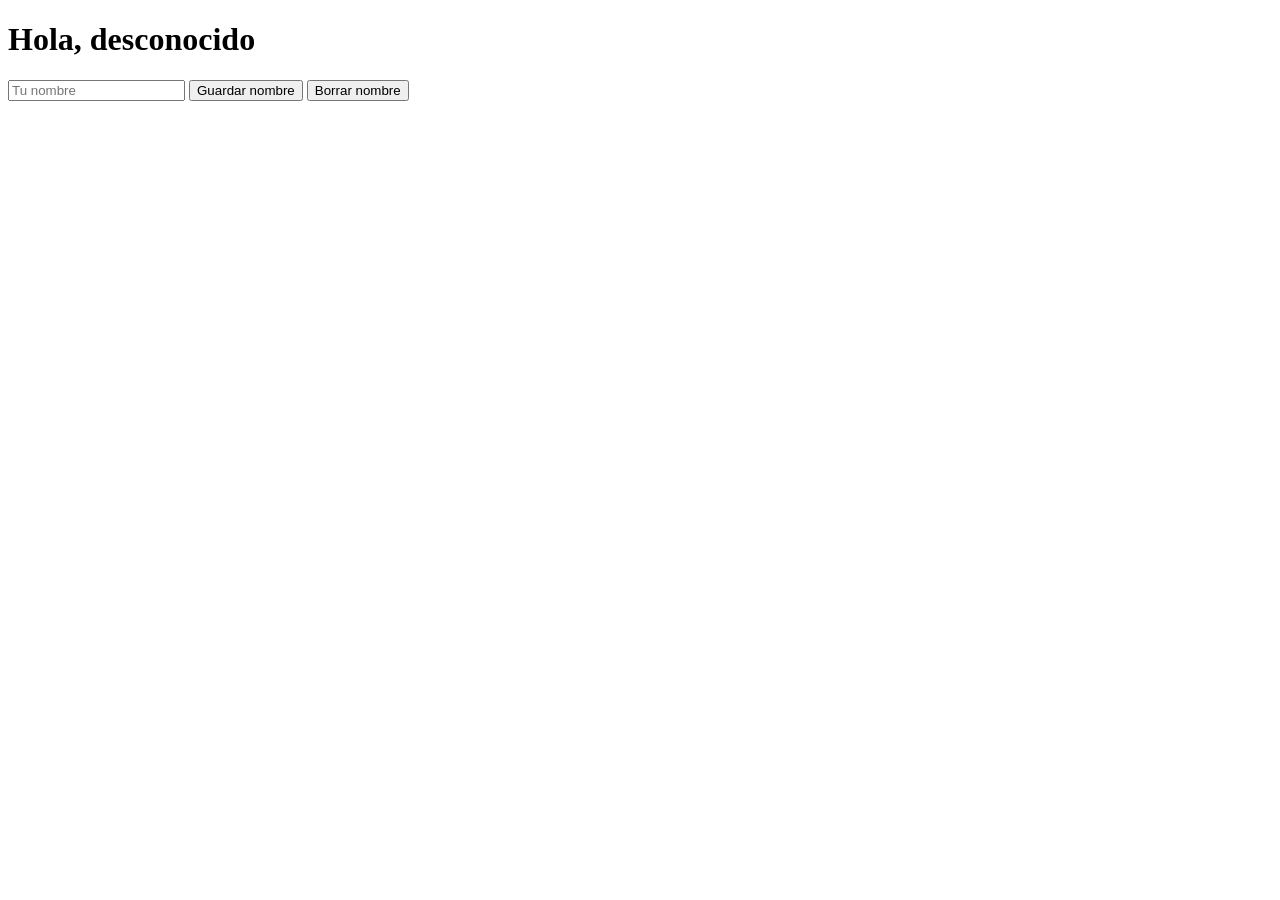
<file: index.html>
<!DOCTYPE html>
<html lang="en">
<head>
    <meta charset="UTF-8">
    <meta name="viewport" content="width=device-width, initial-scale=1.0">
    <title>Document</title>
</head>
<body>
    <h1 id="saludo">Hola, desconocido</h1>

    <input type="text" id="entrada" placeholder="Tu nombre">
    <button id="guardar">Guardar nombre</button>
    <button id="borrar">Borrar nombre</button>

    <script src="script.js"></script>
</body>
</html>
</file>
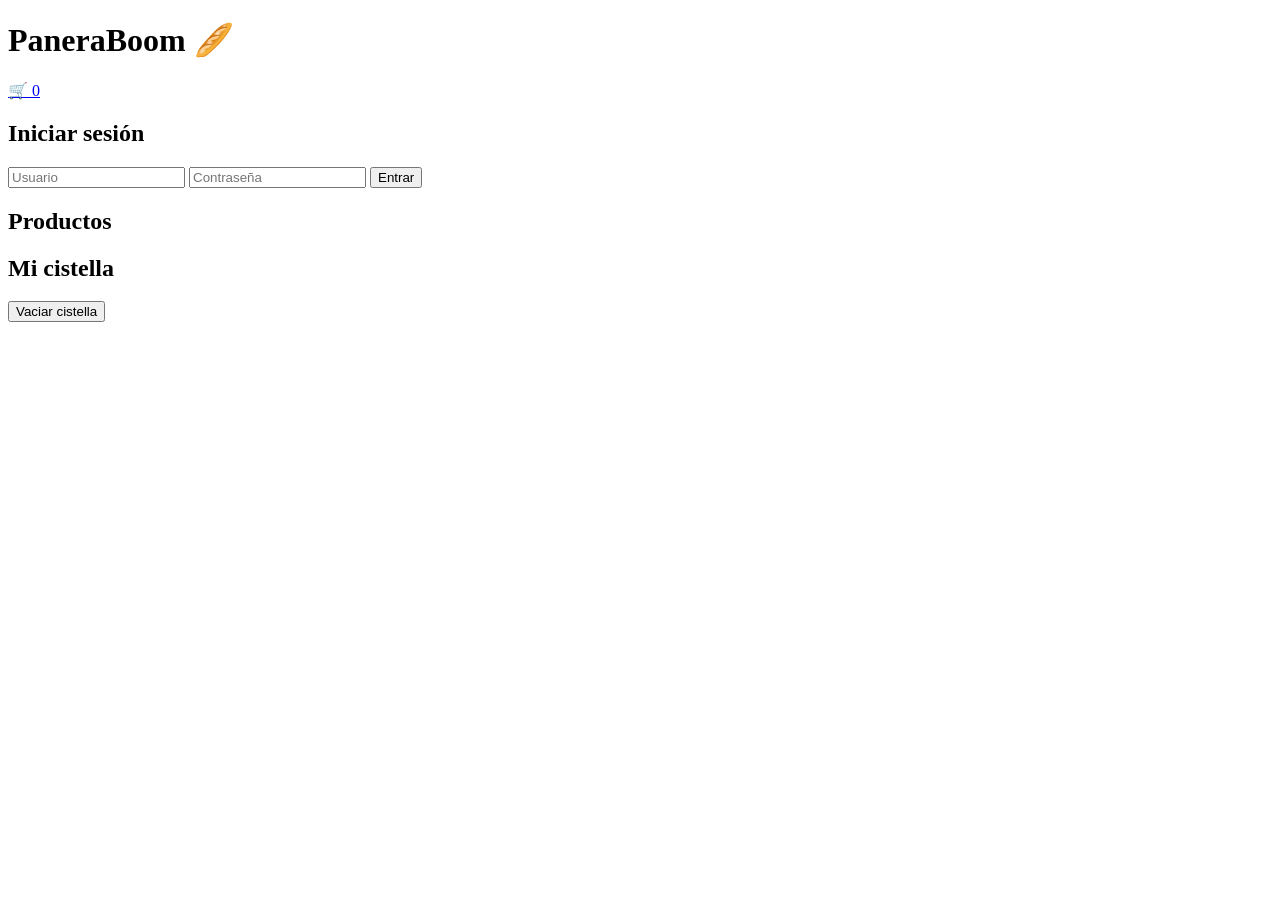
<file: examenMasSimple/index.html>
<!DOCTYPE html>
<html lang="es">
<head>
    <meta charset="UTF-8">
    <title>PaneraBoom</title>
</head>
<body>

    <header>
        <h1>PaneraBoom 🥖</h1>
        <div id="zona-usuario"></div>
        <a href="#carrito">🛒 <span id="contador">0</span></a>
    </header>

    <main>
        <!-- Sección de login -->
        <section id="seccion-login">
            <h2>Iniciar sesión</h2>
            <form id="form-login">
                <input type="text" id="usuario" placeholder="Usuario">
                <input type="password" id="password" placeholder="Contraseña">
                <button type="submit">Entrar</button>
                <p id="error"></p>
            </form>
        </section>

        <!-- Aquí se pintan los productos -->
        <section>
            <h2>Productos</h2>
            <div id="lista-productos"></div>
        </section>

        <!-- Aquí se pinta el carrito -->
        <section id="carrito">
            <h2>Mi cistella</h2>
            <div id="lista-carrito"></div>
            <button id="btn-vaciar">Vaciar cistella</button>
        </section>
    </main>

    <script src="tienda.js"></script>
</body>
</html>
</file>
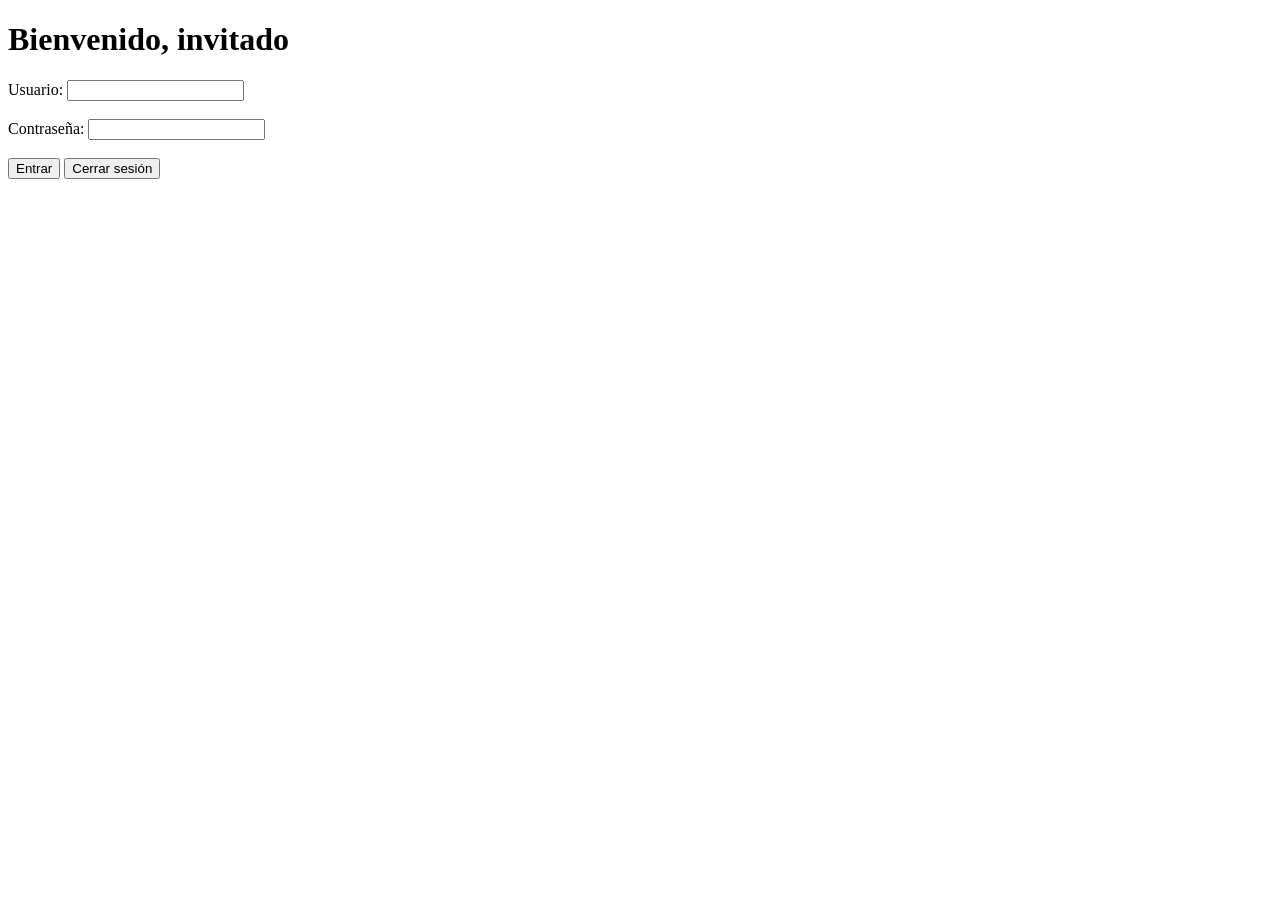
<file: LoginConValidacion/index.html>
<!DOCTYPE html>
<html lang="en">

<head>
    <meta charset="UTF-8">
    <meta name="viewport" content="width=device-width, initial-scale=1.0">
    <title>Login</title>
</head>

<body>
    <h1 id="saludo">Bienvenido, invitado</h1>

    <form id="formulario">
        <label>
            Usuario:
            <input type="text" id="usuario">
        </label>
        <br><br>
        <label>
            Contraseña:
            <input type="password" id="password">
        </label>
        <br><br>
        <button type="submit">Entrar</button>
        <button type="button" id="salir">Cerrar sesión</button>
    </form>

    <p id="error" style="color: red;"></p>

    <script src="script.js"></script>
</body>

</html>
</file>
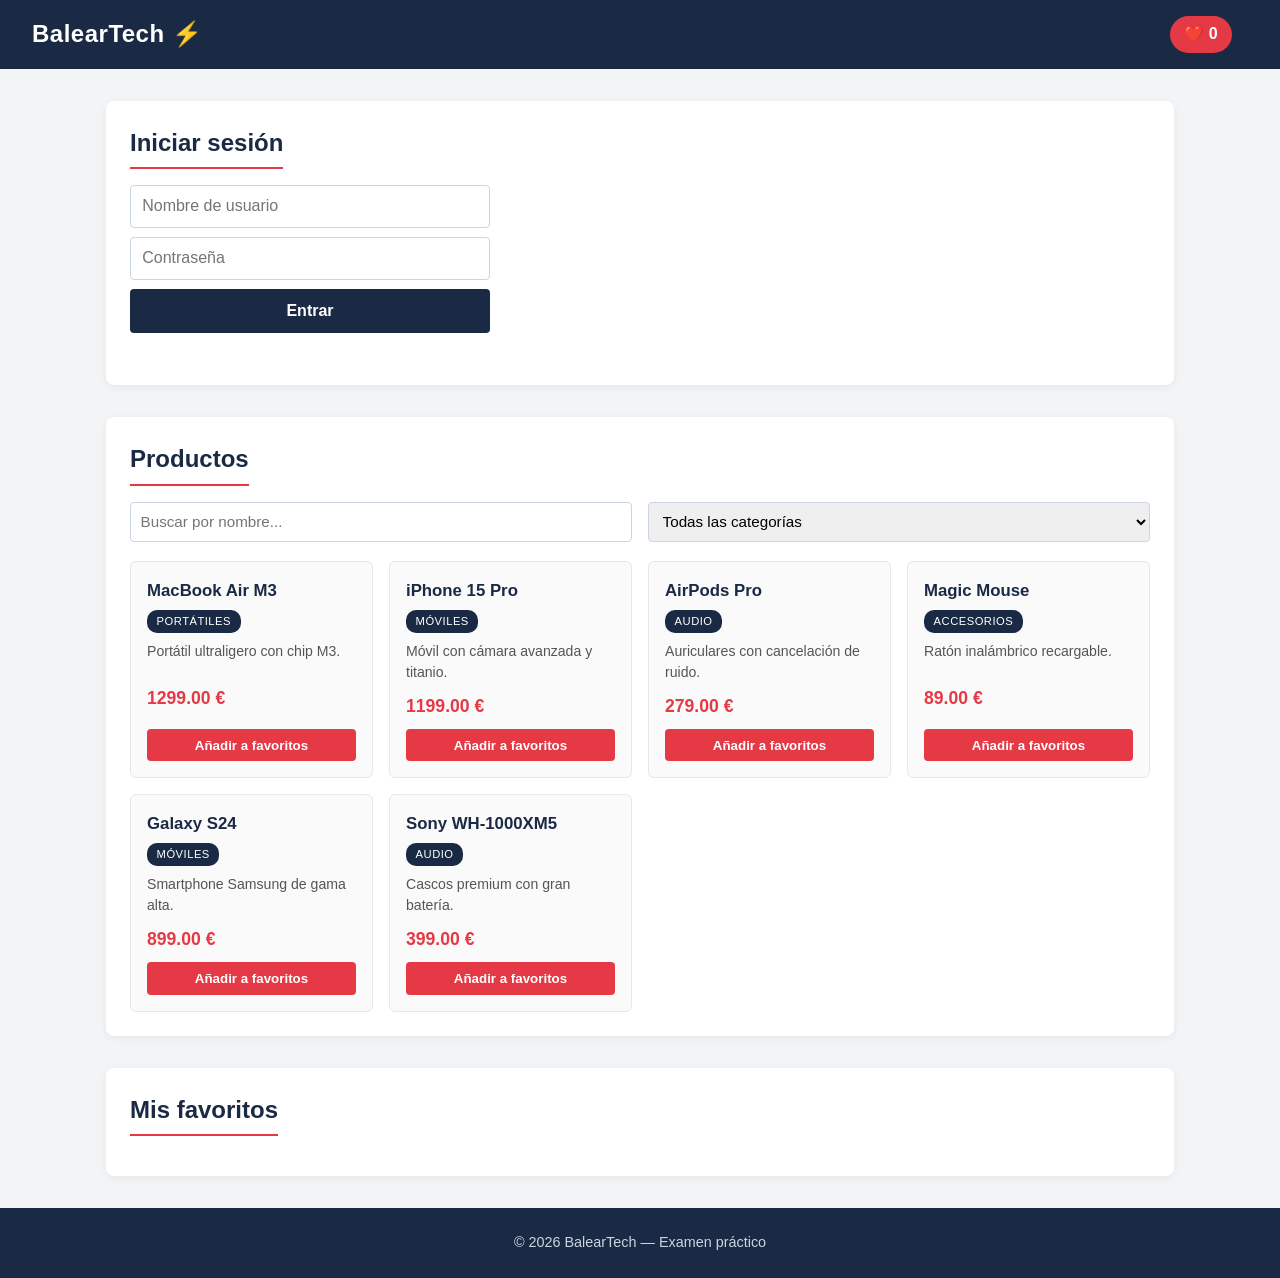
<file: practicaExamen/index.html>
<!DOCTYPE html>
<html lang="es">
<head>
    <meta charset="UTF-8">
    <meta name="viewport" content="width=device-width, initial-scale=1.0">
    <title>BalearTech</title>
    <link rel="stylesheet" href="estilo.css">
</head>
<body>
    <header>
        <div class="logo">BalearTech ⚡</div>
        <div class="zona-derecha">
            <span class="contador-fav">❤️ <span id="contador-favoritos">0</span></span>
            <div id="zona-usuario"></div>
        </div>
    </header>

    <main>
        <!-- LOGIN -->
        <section id="seccion-login">
            <h2>Iniciar sesión</h2>
            <form id="form-login">
                <input type="text" id="usuario" placeholder="Nombre de usuario">
                <input type="password" id="password" placeholder="Contraseña">
                <button type="submit">Entrar</button>
                <p id="error-login" class="error"></p>
            </form>
        </section>

        <!-- PRODUCTOS -->
        <section id="seccion-productos">
            <h2>Productos</h2>
            <div class="filtros">
                <input type="text" id="filtro-nombre" placeholder="Buscar por nombre...">
                <select id="filtro-categoria">
                    <option value="">Todas las categorías</option>
                    <option value="Portátiles">Portátiles</option>
                    <option value="Móviles">Móviles</option>
                    <option value="Audio">Audio</option>
                    <option value="Accesorios">Accesorios</option>
                </select>
            </div>
            <div id="listado-productos" class="grid"></div>
        </section>

        <!-- FAVORITOS -->
        <section id="seccion-favoritos">
            <h2>Mis favoritos</h2>
            <div id="lista-favoritos"></div>
        </section>
    </main>

    <footer>
        <p>© 2026 BalearTech — Examen práctico</p>
    </footer>

    <script src="examen.js"></script>
</body>
</html>
</file>
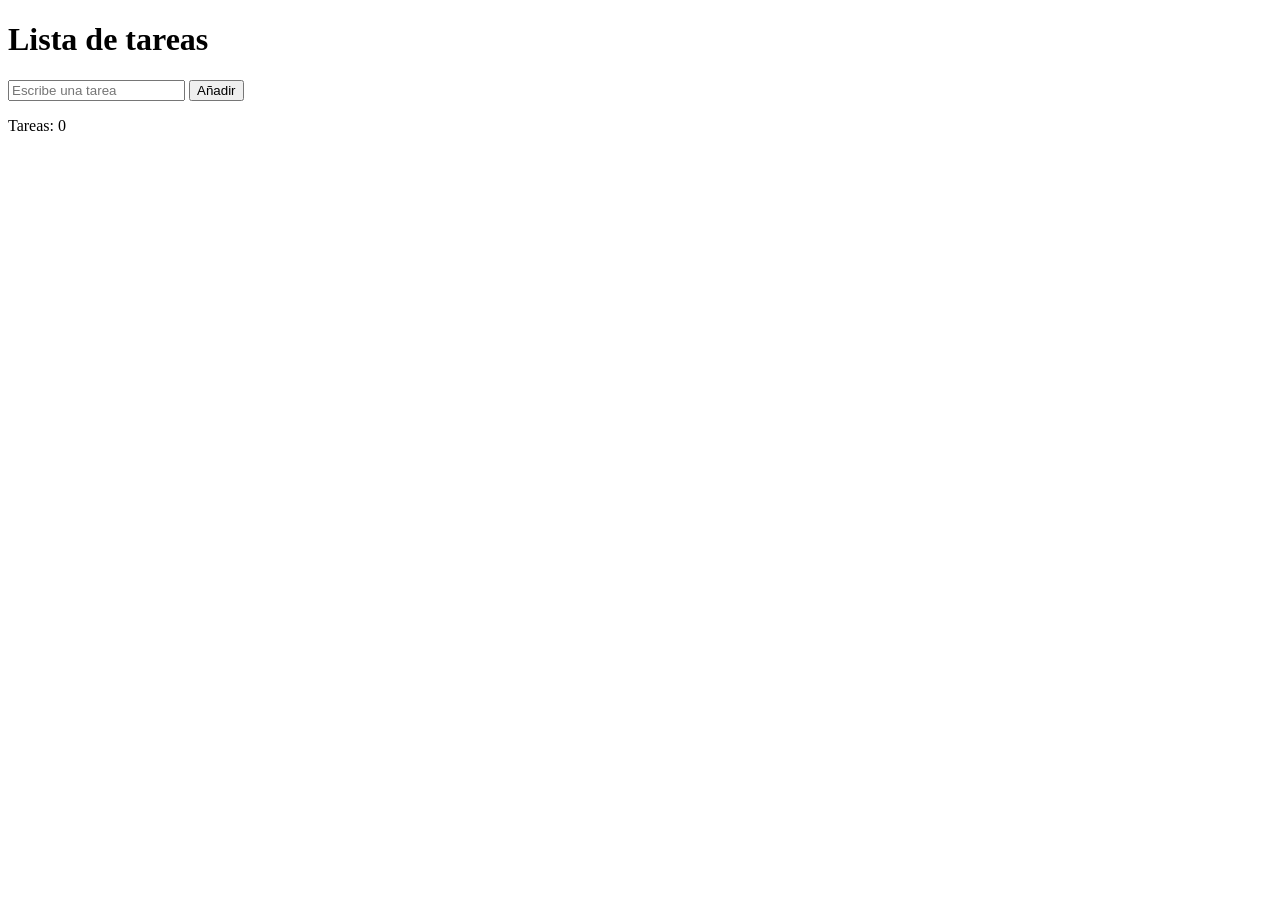
<file: examen.html>
<!DOCTYPE html>
<html lang="en">
<head>
    <meta charset="UTF-8">
    <meta name="viewport" content="width=device-width, initial-scale=1.0">
    <title>Examen</title>
</head>
<body>
    <h1>Lista de tareas</h1>

    <input type="text" id="nueva-tarea" placeholder="Escribe una tarea">
    <button id="anadir">Añadir</button>

    <ul id="tareas"></ul>

    <p id="contador">Tareas: 0</p>

    <script src="scriptExamen.js"></script>
</body>
</html>
</file>
<file: practicaExamen/estilo.css>
* {
    box-sizing: border-box;
    margin: 0;
    padding: 0;
}

body {
    font-family: Arial, Helvetica, sans-serif;
    background: #f3f4f6;
    color: #1f2937;
    line-height: 1.5;
}

header {
    background: #1a2a44;
    color: #fff;
    padding: 1rem 2rem;
    display: flex;
    justify-content: space-between;
    align-items: center;
    flex-wrap: wrap;
    gap: 1rem;
}

.logo {
    font-size: 1.5rem;
    font-weight: bold;
    letter-spacing: 0.5px;
}

.zona-derecha {
    display: flex;
    gap: 1rem;
    align-items: center;
}

.contador-fav {
    background: #e63946;
    padding: 0.4rem 0.9rem;
    border-radius: 20px;
    font-weight: bold;
}

#zona-usuario {
    display: flex;
    gap: 0.6rem;
    align-items: center;
}

#zona-usuario .saludo {
    color: #fff;
    font-weight: bold;
}

.btn-logout {
    background: #e63946;
    color: #fff;
    border: none;
    padding: 0.4rem 0.9rem;
    cursor: pointer;
    border-radius: 4px;
    font-weight: bold;
}

.btn-logout:hover {
    background: #c92b39;
}

main {
    max-width: 1100px;
    margin: 2rem auto;
    padding: 0 1rem;
}

section {
    background: #fff;
    padding: 1.5rem;
    border-radius: 8px;
    margin-bottom: 2rem;
    box-shadow: 0 2px 8px rgba(0, 0, 0, 0.06);
}

h2 {
    margin-bottom: 1rem;
    color: #1a2a44;
    border-bottom: 2px solid #e63946;
    padding-bottom: 0.4rem;
    display: inline-block;
}

#form-login {
    display: flex;
    flex-direction: column;
    gap: 0.6rem;
    max-width: 360px;
}

#form-login input {
    padding: 0.7rem;
    border: 1px solid #cbd5e1;
    border-radius: 4px;
    font-size: 1rem;
}

#form-login button {
    background: #1a2a44;
    color: #fff;
    border: none;
    padding: 0.8rem;
    border-radius: 4px;
    cursor: pointer;
    font-weight: bold;
    font-size: 1rem;
}

#form-login button:hover {
    background: #2a3f60;
}

.error {
    color: #e63946;
    font-size: 0.9rem;
    min-height: 1.2rem;
    font-weight: bold;
}

.filtros {
    display: flex;
    gap: 1rem;
    margin-bottom: 1.2rem;
    flex-wrap: wrap;
}

.filtros input,
.filtros select {
    padding: 0.6rem;
    border: 1px solid #cbd5e1;
    border-radius: 4px;
    flex: 1;
    min-width: 160px;
    font-size: 0.95rem;
}

.grid {
    display: grid;
    grid-template-columns: repeat(auto-fill, minmax(220px, 1fr));
    gap: 1rem;
}

.producto {
    border: 1px solid #e2e8f0;
    border-radius: 6px;
    padding: 1rem;
    background: #fafafa;
    display: flex;
    flex-direction: column;
}

.producto h3 {
    font-size: 1.05rem;
    margin-bottom: 0.4rem;
    color: #1a2a44;
}

.producto .badge {
    background: #1a2a44;
    color: #fff;
    font-size: 0.7rem;
    padding: 0.2rem 0.6rem;
    border-radius: 10px;
    align-self: flex-start;
    margin-bottom: 0.5rem;
    text-transform: uppercase;
    letter-spacing: 0.5px;
}

.producto p {
    font-size: 0.88rem;
    color: #555;
    margin-bottom: 0.6rem;
    flex: 1;
}

.producto .precio {
    font-weight: bold;
    color: #e63946;
    font-size: 1.1rem;
    margin-bottom: 0.6rem;
}

.producto button {
    background: #e63946;
    color: #fff;
    border: none;
    padding: 0.55rem;
    border-radius: 4px;
    cursor: pointer;
    font-weight: bold;
}

.producto button:hover {
    background: #c92b39;
}

.fila-fav {
    display: flex;
    justify-content: space-between;
    align-items: center;
    padding: 0.7rem;
    border-bottom: 1px solid #e5e7eb;
}

.fila-fav:last-child {
    border-bottom: none;
}

.fila-fav .info-fav {
    display: flex;
    flex-direction: column;
}

.fila-fav .nombre-fav {
    font-weight: bold;
    color: #1a2a44;
}

.fila-fav .precio-fav {
    color: #e63946;
    font-weight: bold;
    font-size: 0.95rem;
}

.fila-fav button {
    background: #6b7280;
    color: #fff;
    border: none;
    padding: 0.4rem 0.9rem;
    border-radius: 4px;
    cursor: pointer;
    font-weight: bold;
}

.fila-fav button:hover {
    background: #4b5563;
}

.vacio {
    color: #6b7280;
    font-style: italic;
    padding: 0.5rem 0;
}

footer {
    text-align: center;
    padding: 1.5rem;
    background: #1a2a44;
    color: #cbd5e1;
    font-size: 0.9rem;
}

@media (max-width: 600px) {
    header {
        flex-direction: column;
        text-align: center;
    }
    .filtros {
        flex-direction: column;
    }
    .grid {
        grid-template-columns: 1fr;
    }
}
</file>
